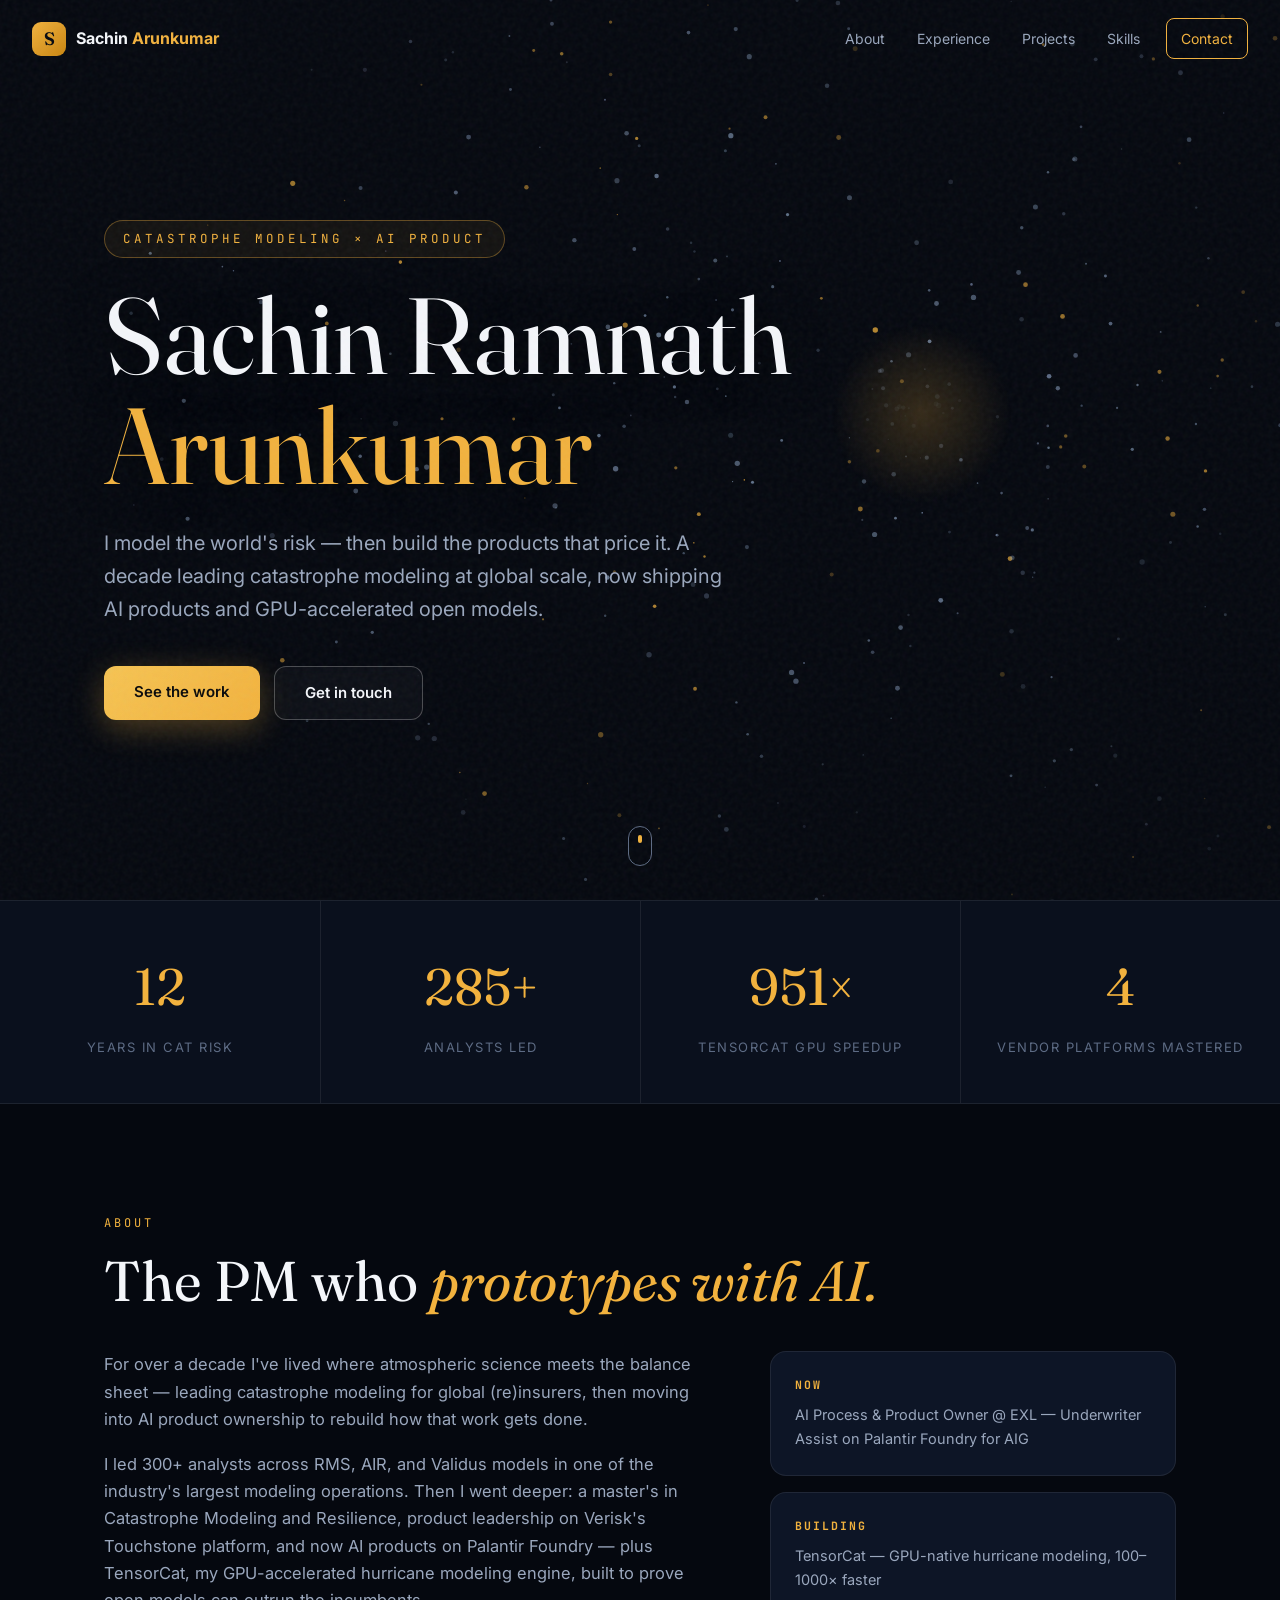
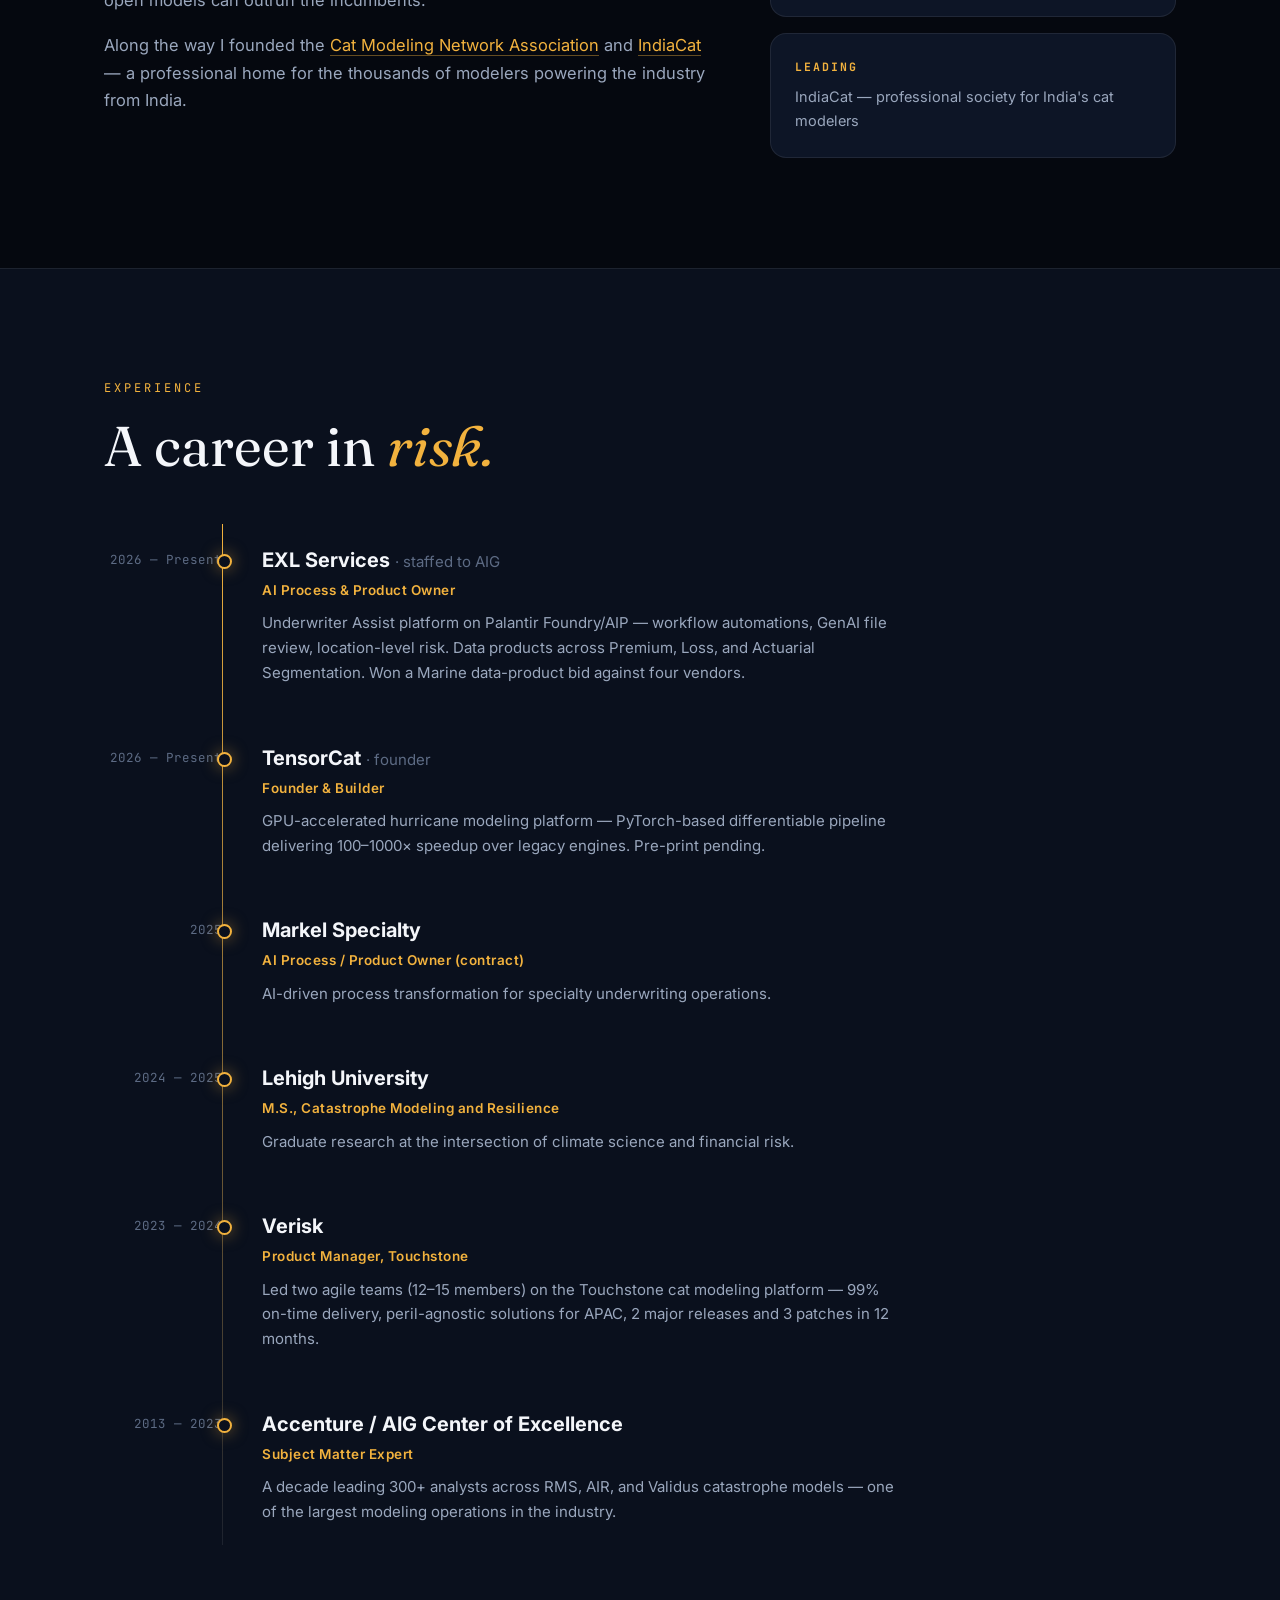
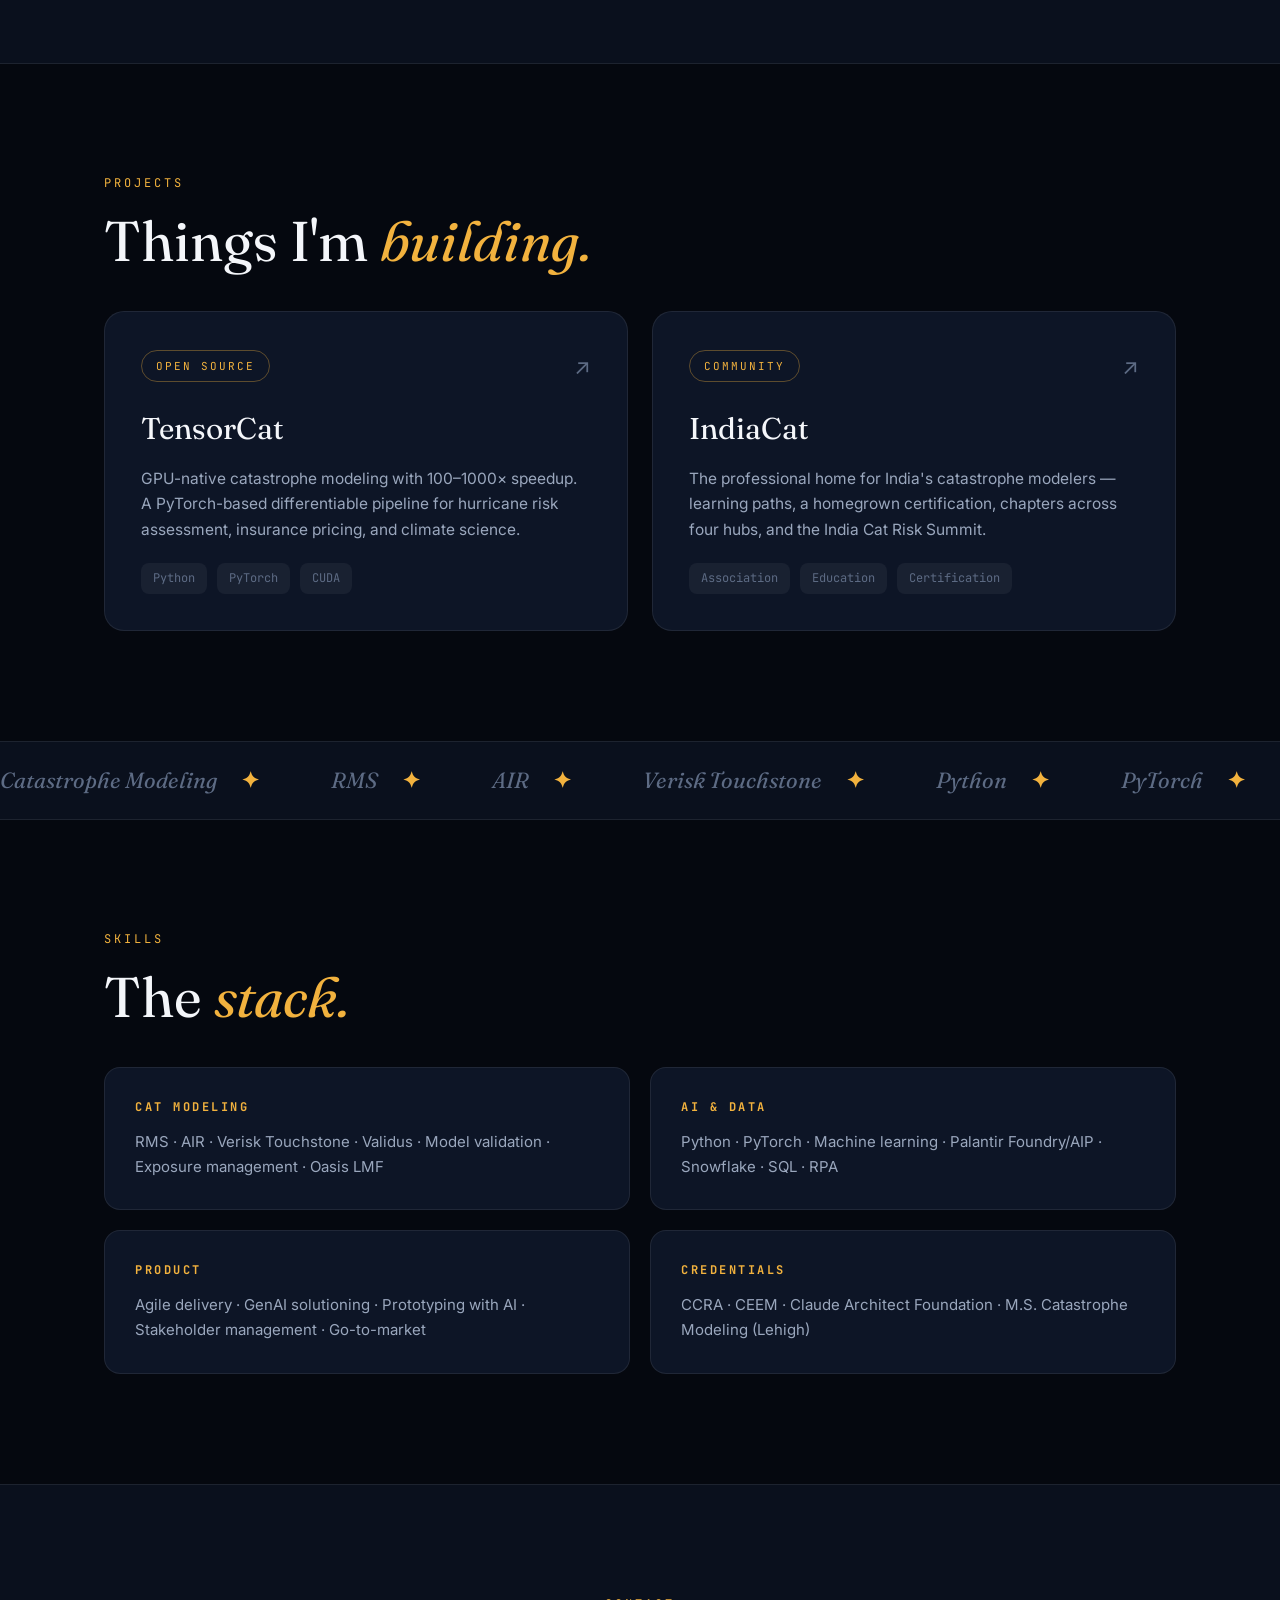
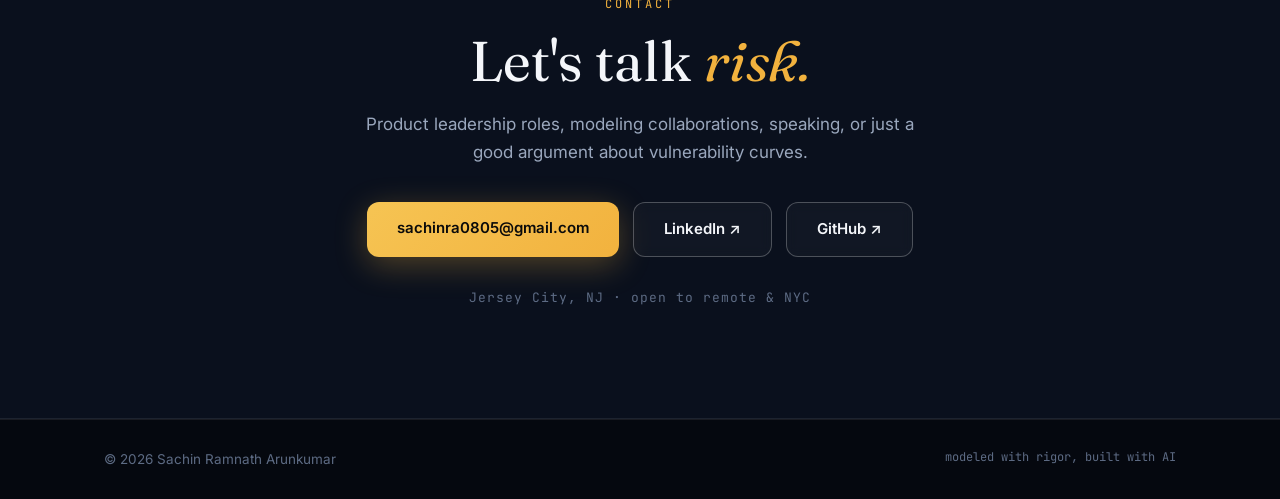
<file: index.html>
<!DOCTYPE html>
<html lang="en">
<head>
<meta charset="UTF-8">
<meta name="viewport" content="width=device-width, initial-scale=1.0">
<title>Sachin Ramnath Arunkumar — Catastrophe Modeling × AI Product</title>
<meta name="description" content="Sachin Ramnath Arunkumar: catastrophe modeling leader, AI product owner, founder of TensorCat and the Cat Modeling Network Association.">
<link rel="preconnect" href="https://fonts.googleapis.com">
<link href="https://fonts.googleapis.com/css2?family=Fraunces:ital,opsz,wght@0,9..144,400;0,9..144,600;1,9..144,400&family=Inter:wght@400;500;600;700;800&family=JetBrains+Mono:wght@400;500&display=swap" rel="stylesheet">
<link rel="stylesheet" href="css/style.css">
</head>
<body>

<div class="grain"></div>

<nav class="nav" id="nav">
  <a class="nav-brand" href="#top"><span class="nav-mark">S</span><span>Sachin <em>Arunkumar</em></span></a>
  <div class="nav-links">
    <a href="#about">About</a>
    <a href="#experience">Experience</a>
    <a href="#projects">Projects</a>
    <a href="#skills">Skills</a>
    <a href="#contact" class="nav-cta">Contact</a>
  </div>
  <button class="nav-burger" aria-label="Menu" onclick="document.querySelector('.nav-links').classList.toggle('open')">☰</button>
</nav>

<header class="hero" id="top">
  <canvas id="storm"></canvas>
  <div class="hero-inner">
    <p class="hero-eyebrow reveal">Catastrophe Modeling × AI Product</p>
    <h1 class="reveal">Sachin Ramnath<br><span class="gold">Arunkumar</span></h1>
    <p class="hero-sub reveal">I model the world's risk — then build the products that price it. A decade leading catastrophe modeling at global scale, now shipping AI products and GPU-accelerated open models.</p>
    <div class="hero-actions reveal">
      <a href="#projects" class="btn btn-gold">See the work</a>
      <a href="#contact" class="btn btn-ghost">Get in touch</a>
    </div>
  </div>
  <div class="hero-scroll"><span></span></div>
</header>

<section class="stats-band">
  <div class="stat reveal"><div class="stat-num" data-count="13">0</div><div class="stat-label">Years in cat risk</div></div>
  <div class="stat reveal"><div class="stat-num" data-count="300" data-suffix="+">0</div><div class="stat-label">Analysts led</div></div>
  <div class="stat reveal"><div class="stat-num" data-count="1000" data-suffix="×">0</div><div class="stat-label">TensorCat GPU speedup</div></div>
  <div class="stat reveal"><div class="stat-num" data-count="4">0</div><div class="stat-label">Vendor platforms mastered</div></div>
</section>

<section class="section" id="about">
  <div class="container">
    <p class="kicker reveal">About</p>
    <h2 class="reveal">The PM who <span class="gold-i">prototypes with AI.</span></h2>
    <div class="about-grid">
      <div class="reveal">
        <p class="lede">For over a decade I've lived where atmospheric science meets the balance sheet — leading catastrophe modeling for global (re)insurers, then moving into AI product ownership to rebuild how that work gets done.</p>
        <p>I led 300+ analysts across RMS, AIR, and Validus models in one of the industry's largest modeling operations. Then I went deeper: a master's in Catastrophe Modeling and Resilience, product leadership on Verisk's Touchstone platform, and now AI products on Palantir Foundry — plus TensorCat, my GPU-accelerated hurricane modeling engine, built to prove open models can outrun the incumbents.</p>
        <p>Along the way I founded the <a href="https://sachinra0805.github.io/indiacatsite" class="inline-link">Cat Modeling Network Association</a> and <a href="https://sachinra0805.github.io/indiacatsite" class="inline-link">IndiaCat</a> — a professional home for the thousands of modelers powering the industry from India.</p>
      </div>
      <div class="about-cards">
        <div class="mini-card reveal"><h4>Now</h4><p>AI Process & Product Owner @ EXL — Underwriter Assist on Palantir Foundry for AIG</p></div>
        <div class="mini-card reveal"><h4>Building</h4><p>TensorCat — GPU-native hurricane modeling, 100–1000× faster</p></div>
        <div class="mini-card reveal"><h4>Leading</h4><p>IndiaCat — professional society for India's cat modelers</p></div>
      </div>
    </div>
  </div>
</section>

<section class="section section-dark" id="experience">
  <div class="container">
    <p class="kicker reveal">Experience</p>
    <h2 class="reveal">A career in <span class="gold-i">risk.</span></h2>
    <div class="timeline">
      <div class="t-item reveal">
        <div class="t-date">2026 — Present</div>
        <div class="t-body"><h3>EXL Services <span>· staffed to AIG</span></h3><p class="t-role">AI Process & Product Owner</p><p>Underwriter Assist platform on Palantir Foundry/AIP — workflow automations, GenAI file review, location-level risk. Data products across Premium, Loss, and Actuarial Segmentation. Won a Marine data-product bid against four vendors.</p></div>
      </div>
      <div class="t-item reveal">
        <div class="t-date">2026 — Present</div>
        <div class="t-body"><h3>TensorCat <span>· founder</span></h3><p class="t-role">Founder & Builder</p><p>GPU-accelerated hurricane modeling platform — PyTorch-based differentiable pipeline delivering 100–1000× speedup over legacy engines. Pre-print pending.</p></div>
      </div>
      <div class="t-item reveal">
        <div class="t-date">2025</div>
        <div class="t-body"><h3>Markel Specialty</h3><p class="t-role">AI Process / Product Owner (contract)</p><p>AI-driven process transformation for specialty underwriting operations.</p></div>
      </div>
      <div class="t-item reveal">
        <div class="t-date">2024 — 2025</div>
        <div class="t-body"><h3>Lehigh University</h3><p class="t-role">M.S., Catastrophe Modeling and Resilience</p><p>Graduate research at the intersection of climate science and financial risk.</p></div>
      </div>
      <div class="t-item reveal">
        <div class="t-date">2023 — 2024</div>
        <div class="t-body"><h3>Verisk</h3><p class="t-role">Product Manager, Touchstone</p><p>Led two agile teams (12–15 members) on the Touchstone cat modeling platform — 99% on-time delivery, peril-agnostic solutions for APAC, 2 major releases and 3 patches in 12 months.</p></div>
      </div>
      <div class="t-item reveal">
        <div class="t-date">2013 — 2023</div>
        <div class="t-body"><h3>Accenture / AIG Center of Excellence</h3><p class="t-role">Subject Matter Expert</p><p>A decade leading 300+ analysts across RMS, AIR, and Validus catastrophe models — one of the largest modeling operations in the industry.</p></div>
      </div>
    </div>
  </div>
</section>

<section class="section" id="projects">
  <div class="container">
    <p class="kicker reveal">Projects</p>
    <h2 class="reveal">Things I'm <span class="gold-i">building.</span></h2>
    <div class="project-grid">
      <a class="project-card reveal" href="https://github.com/sachinra0805/tensorcat">
        <div class="project-top"><span class="project-tag">Open source</span><span class="project-arrow">↗</span></div>
        <h3>TensorCat</h3>
        <p>GPU-native catastrophe modeling with 100–1000× speedup. A PyTorch-based differentiable pipeline for hurricane risk assessment, insurance pricing, and climate science.</p>
        <div class="project-meta"><span>Python</span><span>PyTorch</span><span>CUDA</span></div>
      </a>
      <a class="project-card reveal" href="https://sachinra0805.github.io/indiacatsite">
        <div class="project-top"><span class="project-tag">Community</span><span class="project-arrow">↗</span></div>
        <h3>IndiaCat</h3>
        <p>The professional home for India's catastrophe modelers — learning paths, a homegrown certification, chapters across four hubs, and the India Cat Risk Summit.</p>
        <div class="project-meta"><span>Association</span><span>Education</span><span>Certification</span></div>
      </a>
    </div>
  </div>
</section>

<div class="marquee"><div class="marquee-track" id="marqueeTrack"></div></div>

<section class="section" id="skills">
  <div class="container">
    <p class="kicker reveal">Skills</p>
    <h2 class="reveal">The <span class="gold-i">stack.</span></h2>
    <div class="skills-grid">
      <div class="skill-cat reveal"><h4>Cat modeling</h4><p>RMS · AIR · Verisk Touchstone · Validus · Model validation · Exposure management · Oasis LMF</p></div>
      <div class="skill-cat reveal"><h4>AI & data</h4><p>Python · PyTorch · Machine learning · Palantir Foundry/AIP · Snowflake · SQL · RPA</p></div>
      <div class="skill-cat reveal"><h4>Product</h4><p>Agile delivery · GenAI solutioning · Prototyping with AI · Stakeholder management · Go-to-market</p></div>
      <div class="skill-cat reveal"><h4>Credentials</h4><p>CCRA · CEEM · Claude Architect Foundation · M.S. Catastrophe Modeling (Lehigh)</p></div>
    </div>
  </div>
</section>

<section class="section section-dark contact" id="contact">
  <div class="container">
    <p class="kicker reveal">Contact</p>
    <h2 class="reveal">Let's talk <span class="gold-i">risk.</span></h2>
    <p class="reveal contact-sub">Product leadership roles, modeling collaborations, speaking, or just a good argument about vulnerability curves.</p>
    <div class="contact-actions reveal">
      <a href="mailto:sachinra0805@gmail.com" class="btn btn-gold">sachinra0805@gmail.com</a>
      <a href="https://www.linkedin.com/in/sachinra0805" class="btn btn-ghost">LinkedIn ↗</a>
      <a href="https://github.com/sachinra0805" class="btn btn-ghost">GitHub ↗</a>
    </div>
    <p class="reveal contact-loc">Jersey City, NJ · open to remote & NYC</p>
  </div>
</section>

<footer class="footer">
  <div class="container">
    <span>© 2026 Sachin Ramnath Arunkumar</span>
    <span class="mono">modeled with rigor, built with AI</span>
  </div>
</footer>

<script src="js/main.js"></script>
</body>
</html>
</file>
<file: css/style.css>
/* Sachin Arunkumar — personal site. Dark cinematic, gold accents. */

:root {
  --bg: #05080f;
  --bg2: #0a101d;
  --card: #0d1526;
  --gold: #f2b23e;
  --gold-dim: rgba(242, 178, 62, 0.14);
  --ink: #f4f6fa;
  --muted: #9aa7bd;
  --faint: #5d6b84;
  --line: rgba(255, 255, 255, 0.08);
  --radius: 16px;
  --font-d: "Fraunces", Georgia, serif;
  --font-b: "Inter", -apple-system, sans-serif;
  --font-m: "JetBrains Mono", monospace;
}

* { margin: 0; padding: 0; box-sizing: border-box; }
html { scroll-behavior: smooth; }
body {
  background: var(--bg); color: var(--ink);
  font-family: var(--font-b); line-height: 1.65;
  -webkit-font-smoothing: antialiased; overflow-x: hidden;
}
::selection { background: var(--gold); color: var(--bg); }
a { color: inherit; }
.container { max-width: 1120px; margin: 0 auto; padding: 0 24px; }

/* film grain */
.grain {
  position: fixed; inset: 0; z-index: 200; pointer-events: none; opacity: 0.05;
  background-image: url("data:image/svg+xml,%3Csvg viewBox='0 0 200 200' xmlns='http://www.w3.org/2000/svg'%3E%3Cfilter id='n'%3E%3CfeTurbulence type='fractalNoise' baseFrequency='0.9' numOctaves='2'/%3E%3C/filter%3E%3Crect width='100%25' height='100%25' filter='url(%23n)'/%3E%3C/svg%3E");
}

/* ---------- nav ---------- */
.nav {
  position: fixed; top: 0; left: 0; right: 0; z-index: 100;
  display: flex; align-items: center; justify-content: space-between;
  padding: 18px 32px; transition: all 0.3s;
}
.nav.scrolled { background: rgba(5, 8, 15, 0.85); backdrop-filter: blur(14px); border-bottom: 1px solid var(--line); padding: 12px 32px; }
.nav-brand { display: flex; align-items: center; gap: 10px; text-decoration: none; font-weight: 700; }
.nav-brand em { font-style: normal; color: var(--gold); }
.nav-mark {
  width: 34px; height: 34px; border-radius: 9px; display: grid; place-items: center;
  background: linear-gradient(135deg, var(--gold), #c9850f); color: var(--bg);
  font-family: var(--font-d); font-weight: 600; font-size: 18px;
}
.nav-links { display: flex; gap: 4px; align-items: center; }
.nav-links a { text-decoration: none; font-size: 14px; color: var(--muted); padding: 8px 14px; border-radius: 8px; transition: 0.2s; }
.nav-links a:hover { color: var(--ink); }
.nav-cta { border: 1px solid var(--gold); color: var(--gold) !important; margin-left: 8px; }
.nav-cta:hover { background: var(--gold); color: var(--bg) !important; }
.nav-burger { display: none; background: none; border: none; color: var(--ink); font-size: 22px; cursor: pointer; }

/* ---------- hero ---------- */
.hero { position: relative; min-height: 100vh; display: flex; align-items: center; overflow: hidden; }
#storm { position: absolute; inset: 0; width: 100%; height: 100%; }
.hero::after {
  content: ""; position: absolute; inset: 0; pointer-events: none;
  background: radial-gradient(ellipse 90% 70% at 50% 45%, transparent 30%, rgba(5,8,15,0.72) 100%);
}
.hero-inner { position: relative; z-index: 2; max-width: 1120px; margin: 0 auto; padding: 120px 24px 80px; width: 100%; }
.hero-eyebrow {
  display: inline-block; font-family: var(--font-m); font-size: 12.5px; letter-spacing: 3px;
  text-transform: uppercase; color: var(--gold); margin-bottom: 22px;
  border: 1px solid rgba(242,178,62,0.35); padding: 8px 18px; border-radius: 100px;
  background: rgba(242,178,62,0.06);
}
.hero h1 {
  font-family: var(--font-d); font-weight: 400;
  font-size: clamp(52px, 9vw, 108px); line-height: 1.02; margin-bottom: 26px;
  text-shadow: 0 4px 40px rgba(0,0,0,0.6);
}
.gold { color: var(--gold); }
.gold-i { color: var(--gold); font-style: italic; }
.hero-sub { font-size: clamp(16px, 2vw, 20px); color: var(--muted); max-width: 620px; margin-bottom: 40px; }
.hero-actions { display: flex; gap: 14px; flex-wrap: wrap; }
.btn {
  display: inline-block; text-decoration: none; font-weight: 600; font-size: 15px;
  padding: 14px 30px; border-radius: 12px; transition: all 0.25s; border: none; cursor: pointer;
}
.btn-gold { background: linear-gradient(135deg, #f6c453, var(--gold)); color: #0a0a0a; box-shadow: 0 8px 32px rgba(242,178,62,0.3); }
.btn-gold:hover { transform: translateY(-3px); box-shadow: 0 14px 44px rgba(242,178,62,0.45); }
.btn-ghost { border: 1px solid rgba(255,255,255,0.25); color: var(--ink); background: rgba(255,255,255,0.03); backdrop-filter: blur(6px); }
.btn-ghost:hover { border-color: var(--gold); color: var(--gold); transform: translateY(-3px); }
.hero-scroll { position: absolute; bottom: 34px; left: 50%; transform: translateX(-50%); z-index: 2; }
.hero-scroll span { display: block; width: 24px; height: 40px; border: 1.5px solid var(--faint); border-radius: 14px; position: relative; }
.hero-scroll span::after {
  content: ""; position: absolute; top: 8px; left: 50%; width: 4px; height: 8px; margin-left: -2px;
  border-radius: 4px; background: var(--gold); animation: scrolldot 1.8s infinite;
}
@keyframes scrolldot { 0% { opacity: 1; top: 8px; } 70% { opacity: 0; top: 20px; } 100% { opacity: 0; top: 8px; } }

/* ---------- reveal ---------- */
.reveal { opacity: 0; transform: translateY(28px); transition: opacity 0.8s ease, transform 0.8s cubic-bezier(0.16, 1, 0.3, 1); }
.reveal.in { opacity: 1; transform: none; }

/* ---------- stats ---------- */
.stats-band {
  display: grid; grid-template-columns: repeat(4, 1fr);
  border-top: 1px solid var(--line); border-bottom: 1px solid var(--line);
  background: var(--bg2);
}
.stat { padding: 44px 20px; text-align: center; border-left: 1px solid var(--line); }
.stat:first-child { border-left: none; }
.stat-num { font-family: var(--font-d); font-size: clamp(36px, 4vw, 54px); color: var(--gold); }
.stat-label { font-size: 13px; color: var(--faint); letter-spacing: 1.5px; text-transform: uppercase; margin-top: 8px; }

/* ---------- sections ---------- */
.section { padding: 110px 0; }
.section-dark { background: var(--bg2); border-top: 1px solid var(--line); border-bottom: 1px solid var(--line); }
.kicker { font-family: var(--font-m); font-size: 12px; letter-spacing: 3px; text-transform: uppercase; color: var(--gold); margin-bottom: 16px; }
h2 { font-family: var(--font-d); font-weight: 400; font-size: clamp(34px, 4.5vw, 56px); line-height: 1.1; margin-bottom: 40px; }
.lede { font-size: 19px; color: var(--ink); margin-bottom: 20px; }
.about-grid { display: grid; grid-template-columns: 1.2fr 0.8fr; gap: 56px; align-items: start; }
.about-grid p { color: var(--muted); margin-bottom: 18px; font-size: 16.5px; }
.inline-link { color: var(--gold); text-decoration: none; border-bottom: 1px solid rgba(242,178,62,0.4); }
.inline-link:hover { border-bottom-color: var(--gold); }
.about-cards { display: grid; gap: 16px; }
.mini-card {
  background: var(--card); border: 1px solid var(--line); border-radius: var(--radius);
  padding: 24px; transition: 0.25s;
}
.mini-card:hover { border-color: rgba(242,178,62,0.4); transform: translateY(-3px); }
.mini-card h4 { font-family: var(--font-m); font-size: 11.5px; letter-spacing: 2px; text-transform: uppercase; color: var(--gold); margin-bottom: 8px; }
.mini-card p { font-size: 14.5px; color: var(--muted); margin: 0; }

/* ---------- timeline ---------- */
.timeline { position: relative; max-width: 800px; }
.timeline::before { content: ""; position: absolute; left: 118px; top: 8px; bottom: 8px; width: 1px; background: linear-gradient(var(--gold), var(--line)); }
.t-item { display: grid; grid-template-columns: 118px 1fr; gap: 40px; padding: 28px 0; position: relative; }
.t-item::before {
  content: ""; position: absolute; left: 118px; top: 38px; width: 11px; height: 11px; margin-left: -5px;
  border-radius: 50%; background: var(--bg2); border: 2px solid var(--gold);
  box-shadow: 0 0 16px rgba(242,178,62,0.5);
}
.t-date { font-family: var(--font-m); font-size: 12.5px; color: var(--faint); padding-top: 6px; text-align: right; }
.t-body h3 { font-size: 20px; margin-bottom: 2px; }
.t-body h3 span { color: var(--faint); font-weight: 400; font-size: 15px; }
.t-role { font-size: 13.5px; color: var(--gold); font-weight: 600; letter-spacing: 0.5px; margin-bottom: 10px; }
.t-body p:last-child { color: var(--muted); font-size: 15px; }

/* ---------- projects ---------- */
.project-grid { display: grid; grid-template-columns: 1fr 1fr; gap: 24px; }
.project-card {
  display: block; text-decoration: none; background: var(--card);
  border: 1px solid var(--line); border-radius: 20px; padding: 36px;
  transition: 0.3s; position: relative; overflow: hidden;
}
.project-card::before {
  content: ""; position: absolute; inset: 0; opacity: 0; transition: 0.3s;
  background: radial-gradient(500px 200px at 50% -10%, rgba(242,178,62,0.12), transparent 70%);
}
.project-card:hover { transform: translateY(-6px); border-color: rgba(242,178,62,0.45); box-shadow: 0 24px 60px rgba(0,0,0,0.5); }
.project-card:hover::before { opacity: 1; }
.project-top { display: flex; justify-content: space-between; align-items: center; margin-bottom: 20px; }
.project-tag { font-family: var(--font-m); font-size: 11px; letter-spacing: 2px; text-transform: uppercase; color: var(--gold); border: 1px solid rgba(242,178,62,0.35); padding: 6px 14px; border-radius: 100px; }
.project-arrow { font-size: 22px; color: var(--faint); transition: 0.25s; }
.project-card:hover .project-arrow { color: var(--gold); transform: translate(4px, -4px); }
.project-card h3 { font-family: var(--font-d); font-size: 30px; font-weight: 400; margin-bottom: 12px; }
.project-card p { color: var(--muted); font-size: 15.5px; margin-bottom: 20px; }
.project-meta { display: flex; gap: 10px; flex-wrap: wrap; }
.project-meta span { font-family: var(--font-m); font-size: 12px; color: var(--faint); background: rgba(255,255,255,0.05); padding: 6px 12px; border-radius: 8px; }

/* ---------- marquee ---------- */
.marquee { overflow: hidden; border-top: 1px solid var(--line); border-bottom: 1px solid var(--line); background: var(--bg2); padding: 20px 0; }
.marquee-track { display: flex; gap: 48px; white-space: nowrap; width: max-content; animation: marquee 30s linear infinite; }
.marquee-track span { font-family: var(--font-d); font-size: 22px; color: var(--faint); font-style: italic; }
.marquee-track span b { color: var(--gold); font-style: normal; margin: 0 24px; }
@keyframes marquee { to { transform: translateX(-50%); } }

/* ---------- skills ---------- */
.skills-grid { display: grid; grid-template-columns: 1fr 1fr; gap: 20px; }
.skill-cat { background: var(--card); border: 1px solid var(--line); border-radius: var(--radius); padding: 30px; transition: 0.25s; }
.skill-cat:hover { border-color: rgba(242,178,62,0.4); }
.skill-cat h4 { font-family: var(--font-m); font-size: 12px; letter-spacing: 2.5px; text-transform: uppercase; color: var(--gold); margin-bottom: 12px; }
.skill-cat p { color: var(--muted); font-size: 15px; }

/* ---------- contact ---------- */
.contact { text-align: center; }
.contact .kicker, .contact h2 { text-align: center; }
.contact h2 { margin-bottom: 18px; }
.contact-sub { color: var(--muted); max-width: 560px; margin: 0 auto 36px; font-size: 17px; }
.contact-actions { display: flex; gap: 14px; justify-content: center; flex-wrap: wrap; margin-bottom: 30px; }
.contact-loc { font-family: var(--font-m); font-size: 13px; color: var(--faint); letter-spacing: 1px; }

/* ---------- footer ---------- */
.footer { border-top: 1px solid var(--line); padding: 28px 0; }
.footer .container { display: flex; justify-content: space-between; font-size: 13.5px; color: var(--faint); }
.mono { font-family: var(--font-m); font-size: 12px; }

/* ---------- responsive ---------- */
@media (max-width: 900px) {
  .about-grid { grid-template-columns: 1fr; }
  .project-grid { grid-template-columns: 1fr; }
  .skills-grid { grid-template-columns: 1fr; }
  .stats-band { grid-template-columns: 1fr 1fr; }
  .stat:nth-child(3) { border-left: none; }
  .timeline::before { left: 0; }
  .t-item { grid-template-columns: 1fr; gap: 8px; padding-left: 28px; }
  .t-item::before { left: 0; }
  .t-date { text-align: left; }
  .nav-links { display: none; position: fixed; top: 0; right: 0; bottom: 0; width: 260px; background: var(--bg2); flex-direction: column; padding: 90px 32px; align-items: stretch; border-left: 1px solid var(--line); }
  .nav-links.open { display: flex; }
  .nav-burger { display: block; }
}
</file>
